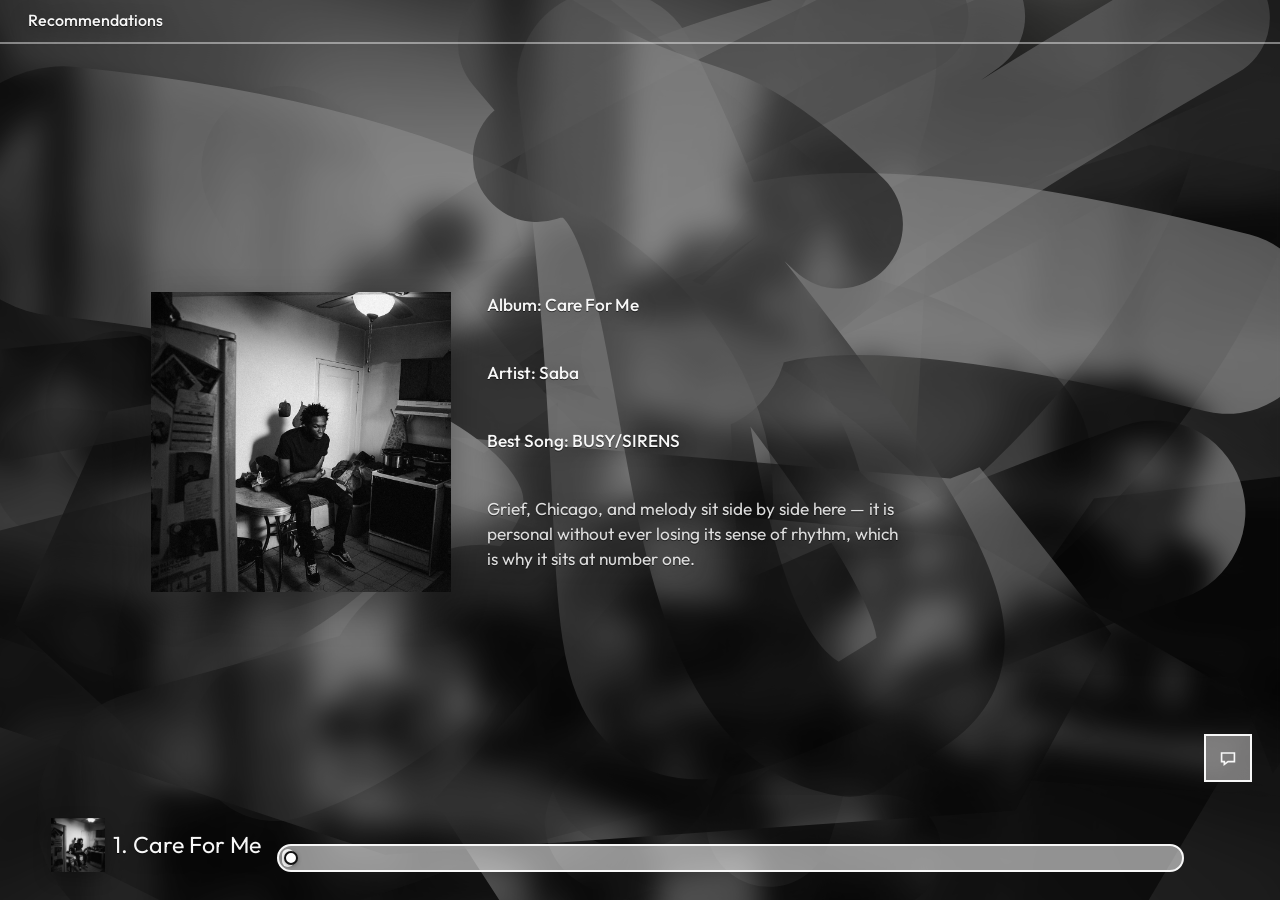
<file: index.html>
<!doctype html>
<html lang="en">
  <head>
    <meta charset="UTF-8" />
    <meta name="viewport" content="width=device-width, initial-scale=1.0" />
    <title>Album Review Website</title>
    <link rel="preconnect" href="https://fonts.googleapis.com" />
    <link rel="preconnect" href="https://fonts.gstatic.com" crossorigin />
    <link
      href="https://fonts.googleapis.com/css2?family=Caveat:wght@500;700&family=Outfit:wght@300;400;500;600&display=swap"
      rel="stylesheet"
    />
    <link rel="stylesheet" href="./styles.css" />
  </head>
  <body class="review-page">
    <div class="bg-stack" aria-hidden="true">
      <canvas id="swirl-canvas-a" class="swirl-canvas is-active"></canvas>
      <canvas id="swirl-canvas-b" class="swirl-canvas"></canvas>
      <div class="bg-wash"></div>
    </div>

    <header class="site-header url-bar">

      <nav>
        <a href="./recommendations.html">Recommendations</a>
      </nav>
    </header>

    <main class="album-stage">
      <section id="album-view" class="album-view"></section>
    </main>

    <aside id="comments-dock" class="comments-dock">
      <div id="comments-panel" class="comments-panel" hidden>
        <div class="comments-heading">
          <h2>Comments</h2>
        </div>
        <div id="auth-area"></div>
        <div id="comments-area"></div>
      </div>
      <button
        type="button"
        id="comments-toggle"
        class="comments-toggle"
        aria-expanded="false"
        aria-controls="comments-panel"
        aria-label="Open comments"
      >
        <span class="comments-icon" aria-hidden="true">
          <svg viewBox="0 0 24 24" width="22" height="22">
            <path
              fill="none"
              stroke="currentColor"
              stroke-width="1.8"
              d="M5 6.5h14v9.5H12l-4 3v-3H5V6.5z"
            />
          </svg>
        </span>
      </button>
    </aside>

    <section id="album-slider" class="player-bar" aria-label="Album rank slider"></section>

    <script src="./app.js"></script>
  </body>
</html>
</file>
<file: styles.css>
:root {
  color-scheme: dark;
  --bg: #111;
  --panel: rgba(12, 12, 12, 0.9);
  --card: rgba(255, 255, 255, 0.08);
  --text: #f3f3f3;
  --muted: #bdbdbd;
  --accent: #1db954;
}

* {
  box-sizing: border-box;
}

body {
  margin: 0;
  font-family: Arial, Helvetica, sans-serif;
  color: var(--text);
  background: var(--bg);
  min-height: 100vh;
}

.site-header {
  display: flex;
  justify-content: space-between;
  align-items: center;
  gap: 12px;
  padding: 16px 20px;
  background: rgba(0, 0, 0, 0.4);
  position: sticky;
  top: 0;
  backdrop-filter: blur(8px);
}

.site-header a {
  color: #fff;
}

.main-content {
  padding: 20px;
  padding-bottom: 120px;
}

.song-table {
  width: 100%;
  border-collapse: collapse;
}

.song-table td {
  padding: 4px 0;
  border-bottom: 1px solid rgba(255, 255, 255, 0.06);
}

input,
textarea,
button {
  font: inherit;
}

input,
textarea {
  width: 100%;
  background: rgba(255, 255, 255, 0.08);
  border: 1px solid rgba(255, 255, 255, 0.2);
  color: #fff;
  border-radius: 8px;
  padding: 8px;
}

button.primary {
  background: var(--accent);
  border: none;
  color: #fff;
  padding: 8px 12px;
  border-radius: 8px;
  cursor: pointer;
}

.recommendations-layout {
  display: grid;
  grid-template-columns: minmax(260px, 420px) 1fr;
  gap: 20px;
  padding: 20px;
}

.recommend-search-results,
#recommend-list {
  display: grid;
  gap: 10px;
  margin-top: 12px;
}

.recommend-result,
.recommend-entry {
  background: var(--card);
  border-radius: 10px;
  padding: 10px;
  display: grid;
  grid-template-columns: 60px 1fr auto;
  gap: 10px;
  align-items: center;
}

.recommend-result img,
.recommend-entry img {
  width: 60px;
  border-radius: 6px;
}

.recommend-bar-wrap {
  width: 180px;
  height: 14px;
  background: rgba(255, 255, 255, 0.08);
  border-radius: 999px;
  overflow: hidden;
}

.recommend-bar {
  height: 100%;
  border-radius: 999px;
  background: rgb(60, 120, 60);
}

#recommend-dialog::backdrop {
  background: rgba(0, 0, 0, 0.6);
}

.recommend-dialog-content {
  min-width: min(92vw, 380px);
}

/* --- Main review page --- */

body.review-page {
  --ink: #161616;
  --ink-soft: rgba(22, 22, 22, 0.78);
  --wash: rgba(255, 255, 255, 0.42);
  --copy-shadow: 0 1px 0 rgba(255, 255, 255, 0.55), 0 2px 18px rgba(255, 255, 255, 0.35);
  color-scheme: light;
  font-family: "Outfit", Arial, sans-serif;
  color: var(--ink);
  background: #eceae6;
  min-height: 100vh;
  overflow: hidden;
  height: 100vh;
}

body.review-page.is-dark-text {
  --ink: #101010;
  --ink-soft: rgba(16, 16, 16, 0.82);
  --wash: rgba(255, 255, 255, 0.48);
  --copy-shadow: 0 1px 0 rgba(255, 255, 255, 0.7), 0 3px 22px rgba(255, 255, 255, 0.45);
  --header-line: rgba(16, 16, 16, 0.5);
}

body.review-page.is-light-text {
  --ink: #f7f7f7;
  --ink-soft: rgba(247, 247, 247, 0.88);
  --wash: rgba(0, 0, 0, 0.38);
  --copy-shadow: 0 1px 0 rgba(0, 0, 0, 0.55), 0 3px 20px rgba(0, 0, 0, 0.45);
  --header-line: rgba(247, 247, 247, 0.45);
}

.bg-stack {
  position: fixed;
  inset: 0;
  z-index: 0;
  pointer-events: none;
}

.swirl-canvas {
  position: absolute;
  inset: 0;
  width: 100%;
  height: 100%;
  opacity: 0;
  transition: opacity 0.7s ease;
}

.swirl-canvas.is-active {
  opacity: 1;
}

.bg-wash {
  position: absolute;
  inset: 0;
  background: var(--wash);
  transition: background 0.7s ease;
}

.review-page .url-bar {
  position: relative;
  z-index: 3;
  background: transparent;
  backdrop-filter: none;
  border-bottom: 2px solid var(--header-line);
  padding: 10px 28px 12px;
  color: var(--ink);
}

.review-page .url-label {
  margin: 0;
  font-family: "Outfit", Arial, sans-serif;
  font-size: 2rem;
  line-height: 1;
  color: var(--ink);
  text-shadow: var(--copy-shadow);
}

.review-page .site-header a {
  color: var(--ink);
  font-weight: 500;
  text-decoration: none;
  border-bottom: 1px solid transparent;
  text-shadow: var(--copy-shadow);
}

.review-page .site-header a:hover {
  border-bottom-color: var(--ink);
}

.album-stage {
  position: relative;
  z-index: 1;
  height: calc(100vh - 64px);
  display: flex;
  align-items: center;
  justify-content: center;
  padding: 24px 8% 5%;
  overflow: hidden;
}

.review-page .album-view {
  width: min(1000px, 100%);
  display: grid;
  grid-template-columns: 300px minmax(300px, 1fr);
  gap: 36px;
  align-items: left;
  background: transparent;
  padding: 0;
  margin: 0 0 0 max(2%, calc(12vw - 150px));
  will-change: transform, opacity;
}

.review-page .album-view.is-leaving-next {
  animation: leave-next 0.55s ease forwards;
}

.review-page .album-view.is-leaving-prev {
  animation: leave-prev 0.55s ease forwards;
}

.review-page .album-view.is-entering-next {
  animation: enter-next 0.55s ease forwards;
}

.review-page .album-view.is-entering-prev {
  animation: enter-prev 0.55s ease forwards;
}

@keyframes leave-next {
  from {
    opacity: 1;
    transform: translate3d(0, 0, 0);
  }
  to {
    opacity: 0;
    transform: translate3d(-56px, -40px, 0);
  }
}

@keyframes leave-prev {
  from {
    opacity: 1;
    transform: translate3d(0, 0, 0);
  }
  to {
    opacity: 0;
    transform: translate3d(56px, 40px, 0);
  }
}

@keyframes enter-next {
  from {
    opacity: 0;
    transform: translate3d(56px, 40px, 0);
  }
  to {
    opacity: 1;
    transform: translate3d(0, 0, 0);
  }
}

@keyframes enter-prev {
  from {
    opacity: 0;
    transform: translate3d(-56px, -40px, 0);
  }
  to {
    opacity: 1;
    transform: translate3d(0, 0, 0);
  }
}

.album-cover-link {
  display: block;
  width: 300px;
  max-width: 100%;
}

.album-cover-link img {
  width: 100%;
  display: block;
  box-shadow: 0 16px 34px rgba(0, 0, 0, 0.32);
}

.album-copy {
  display: grid;
  gap: 22px;
  color: var(--ink);
  font-size: 1.08rem;
  font-weight: 500;
  line-height: 1.45;
  text-shadow: var(--copy-shadow);
}

.album-copy p {
  margin: 0;
}

.album-copy a {
  color: inherit;
  text-decoration: none;
}

.album-copy a:hover {
  text-decoration: underline;
}

.album-review {
  max-width: 38ch;
  color: var(--ink-soft);
  font-weight: 400;
}

.comments-dock {
  position: fixed;
  right: 28px;
  bottom: 118px;
  z-index: 4;
  display: flex;
  flex-direction: column;
  align-items: flex-end;
  justify-content: flex-end;
  gap: 10px;
  max-height: calc(100vh - 140px);
}

.comments-toggle {
  display: grid;
  place-items: center;
  width: 48px;
  height: 48px;
  border: 2px solid var(--ink);
  background: rgba(203, 200, 200, 0.55);
  color: var(--ink);
  padding: 0;
  cursor: pointer;
  backdrop-filter: blur(8px);
}

.comments-toggle:hover {
  background: rgba(203, 200, 200, 0.75);
}

.comments-icon {
  display: grid;
  place-items: center;
  color: inherit;
}

.comments-panel {
  width: min(250px, calc(100vw - 32px));
  border: 2px solid var(--ink);
  background: rgba(203, 200, 200, 0.25);
  color: #222;
  padding: 5px;
  padding-right: 1px;
  max-height: min(48vh, 420px);
  overflow: auto;
  backdrop-filter: blur(8px);
}

.comments-panel[hidden] {
  display: none;
}

.comments-heading {
  display: flex;
  align-items: center;
  justify-content: space-between;
  gap: 8px;
  margin-bottom: 8px;
}

.comments-heading h2 {
  margin: 0;
  font-family: "Outfit", Arial, sans-serif;
  font-size: 1.85rem;
  font-weight: 700;
  color: #222;
}

.review-page #auth-area,
.review-page #comments-area {
  display: grid;
  gap: 8px;
}

.review-page #auth-area h3,
.review-page #comments-area h3 {
  margin: 0;
  font-size: 0.78rem;
  letter-spacing: 0.04em;
  text-transform: uppercase;
  color: #555;
}

.review-page input,
.review-page textarea {
  background: rgba(255, 255, 255, 0.88);
  border: 1px solid #bbb;
  color: #222;
  border-radius: 0;
  padding: 6px 8px;
  font-size: 0.85rem;
}

.review-page button.primary,
.review-page #sign-out {
  background: #222;
  color: #fff;
  border: none;
  border-radius: 0;
  padding: 6px 10px;
  cursor: pointer;
  font-size: 0.85rem;
}

.review-page #auth-note,
.review-page #comments-area p {
  margin: 0;
  font-size: 0.82rem;
  color: #444;
}

.comment-item {
  margin: 10px 0 12px;
}

.comment-item strong {
  display: block;
  font-family: "Outfit", Arial, sans-serif;
  font-size: 1.25rem;
  font-weight: 700;
  color: #222;
}

.comment-item p {
  margin: 2px 0 0;
  border-bottom: 1px solid #777;
  min-height: 1.1em;
  font-size: 0.82rem;
  color: #555;
}

.player-bar {
  position: fixed;
  left: 4%;
  right: 96px;
  bottom: 28px;
  z-index: 5;
  display: grid;
  grid-template-columns: auto 1fr;
  gap: 14px 16px;
  align-items: end;
  color: var(--ink);
}

.player-now {
  display: grid;
  grid-template-columns: 54px 1fr;
  gap: 8px;
  align-items: center;
}

.player-now img {
  width: 54px;
  height: 54px;
  object-fit: cover;
  box-shadow: 0 6px 16px rgba(0, 0, 0, 0.25);
}

.player-now p {
  margin: 0;
  font-family: "Outfit", Arial, sans-serif;
  font-size: 1.45rem;
  line-height: 1.1;
  text-shadow: var(--copy-shadow);
}

.player-track-wrap {
  position: relative;
  padding-top: 8px;
}

.player-track {
  position: relative;
  height: 28px;
  border: 2px solid var(--ink);
  border-radius: 999px;
  background: rgba(255, 255, 255, 0.55);
  cursor: pointer;
}

.player-fill {
  position: absolute;
  inset: 3px auto 3px 3px;
  border-radius: 999px;
  background: var(--ink);
  transition: width 0.45s ease;
}

.player-knob {
  position: absolute;
  top: 50%;
  width: 14px;
  height: 14px;
  border-radius: 50%;
  background: #fff;
  border: 2px solid #111;
  transform: translate(-50%, -50%);
  box-shadow: 0 1px 4px rgba(0, 0, 0, 0.3);
  transition: left 0.45s ease;
}

.player-preview {
  display: none;
  position: absolute;
  bottom: calc(100% + 10px);
  width: 180px;
  background: rgba(255, 255, 255, 0.94);
  border: 1px solid #222;
  color: #222;
  padding: 8px;
  pointer-events: none;
}

.player-preview.visible {
  display: block;
}

.player-preview img {
  width: 100%;
  display: block;
}

.player-preview strong,
.player-preview span {
  display: block;
}

@media (max-width: 760px) {
  .album-view,
  .review-page .album-view,
  .recommendations-layout {
    grid-template-columns: 1fr;
  }

  .album-stage {
    padding: 24px 6% 250px;
    align-items: flex-start;
  }

  .review-page .album-view {
    margin: 0;
  }

  .album-cover-link {
    width: min(200px, 58vw);
  }

  .player-bar {
    left: 16px;
    right: 16px;
    bottom: 16px;
    grid-template-columns: 1fr;
  }

  .comments-dock {
    right: 5px;
    bottom: 150px;
  }
}
</file>
